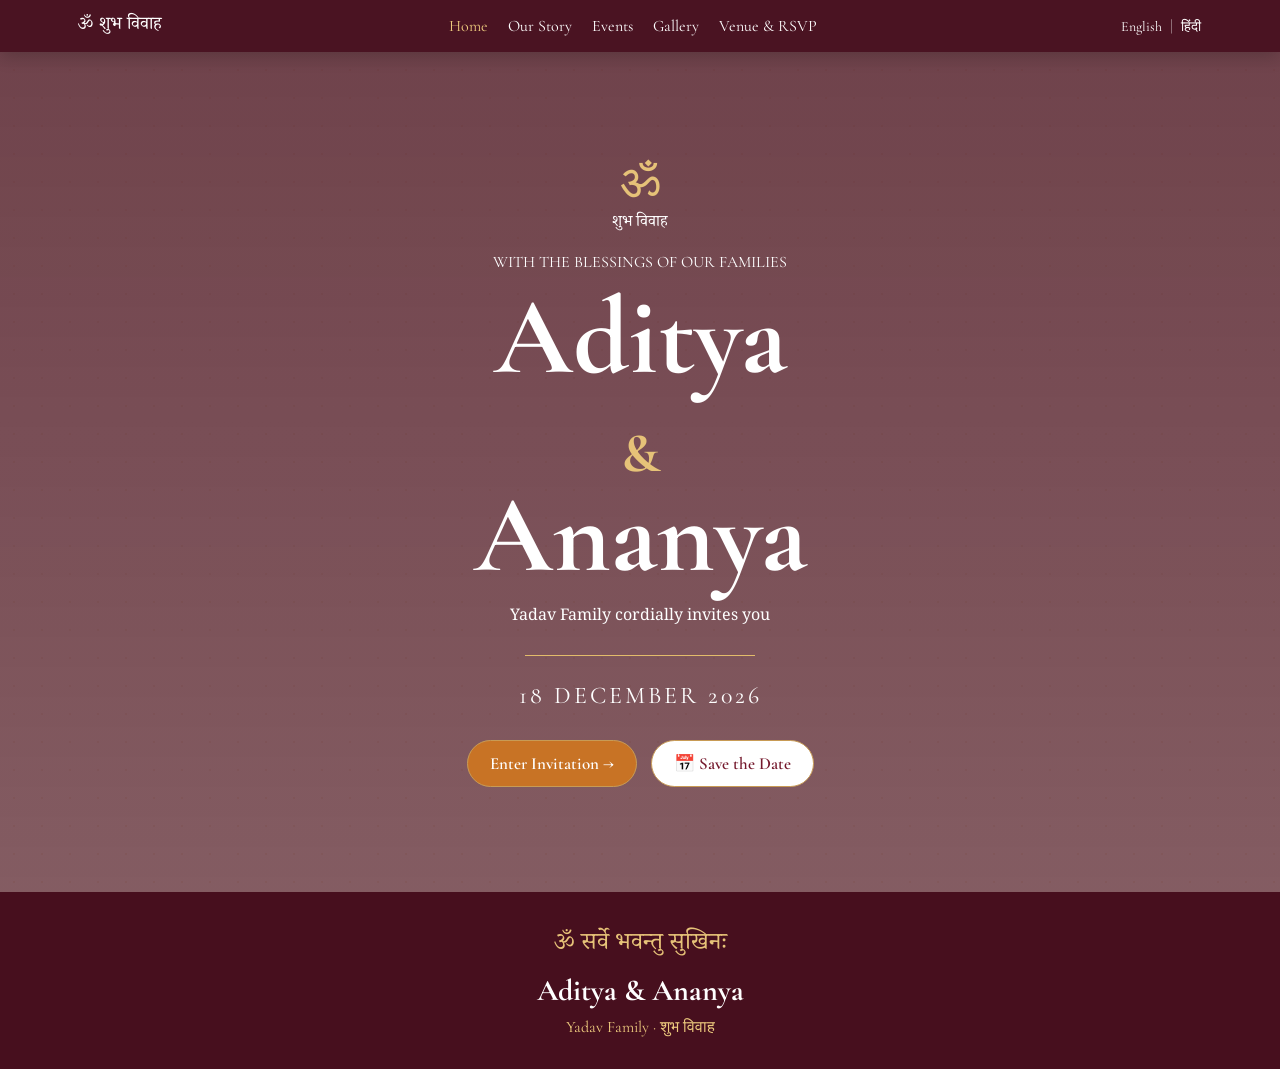
<file: index.html>
<!doctype html>
<html lang="en">
<head>
<meta charset="utf-8">
<meta name="viewport" content="width=device-width,initial-scale=1">
<title>Shubh Vivah | Aditya & Ananya</title>
<link rel="stylesheet" href="style.css">
</head>

<body>

<nav>
  <div class="brand">ॐ शुभ विवाह</div>

  <button class="menu" onclick="document.querySelector('.links').classList.toggle('open')">☰</button>

  <div class="links">
    <a href="index.html" class="active" data-en="Home" data-hi="मुख्य पृष्ठ">Home</a>
    <a href="story.html" data-en="Our Story" data-hi="हमारी कहानी">Our Story</a>
    <a href="events.html" data-en="Events" data-hi="कार्यक्रम">Events</a>
    <a href="gallery.html" data-en="Gallery" data-hi="तस्वीरें">Gallery</a>
    <a href="venue.html" data-en="Venue & RSVP" data-hi="स्थान एवं आमंत्रण">Venue & RSVP</a>
  </div>

  <div class="language">
    <button onclick="setLanguage('en')">English</button>
    <span>|</span>
    <button onclick="setLanguage('hi')">हिंदी</button>
  </div>
</nav>

<main class="page hero">

  <div class="container">

    <div class="om">ॐ</div>

    <div class="dev" data-en="शुभ विवाह" data-hi="शुभ विवाह">
      शुभ विवाह
    </div>

    <p data-en="WITH THE BLESSINGS OF OUR FAMILIES"
       data-hi="अपने परिवारों के आशीर्वाद के साथ">
      WITH THE BLESSINGS OF OUR FAMILIES
    </p>

    <h1 class="title">
      Aditya<br>
      <span style="font-size:.5em;color:#e6c278">&</span><br>
      Ananya
    </h1>

    <div class="dev"
         data-en="Yadav Family cordially invites you"
         data-hi="यादव परिवार सादर आमंत्रित करता है">
      Yadav Family cordially invites you
    </div>

    <div class="orn"></div>

    <div class="date">
      <span data-en="18 DECEMBER 2026"
            data-hi="18 दिसंबर 2026">
        18 DECEMBER 2026
      </span>
    </div>

    <div style="margin-top:25px">

      <a class="btn primary"
         href="story.html"
         data-en="Enter Invitation →"
         data-hi="आमंत्रण में प्रवेश →">
        Enter Invitation →
      </a>

      <button class="btn outline"
              onclick="cal()"
              data-en="📅 Save the Date"
              data-hi="📅 तारीख सुरक्षित करें">
        📅 Save the Date
      </button>

    </div>

  </div>

</main>

<footer>

  <div class="dev">ॐ सर्वे भवन्तु सुखिनः</div>

  <h2>Aditya & Ananya</h2>

  <small
    data-en="Yadav Family · शुभ विवाह"
    data-hi="यादव परिवार · शुभ विवाह">
    Yadav Family · शुभ विवाह
  </small>

</footer>

<div class="modal" id="modal" onclick="closeModal()">

  <div class="modalbox" onclick="event.stopPropagation()">
    <button class="close" onclick="closeModal()">×</button>
    <img id="modalImg">
  </div>

</div>

<script>

function setLanguage(lang){

  document.querySelectorAll("[data-en]").forEach(function(element){

    element.textContent =
      lang === "hi"
      ? element.getAttribute("data-hi")
      : element.getAttribute("data-en");

  });

  localStorage.setItem("weddingLanguage", lang);
}

function loadLanguage(){

  const lang = localStorage.getItem("weddingLanguage") || "en";

  setLanguage(lang);

}

function cal(){

  let u =
  "https://calendar.google.com/calendar/render?action=TEMPLATE&text=Aditya%20%26%20Ananya%20Wedding&dates=20261218T190000/20261218T230000&location=Shagun%20Banquet%2C%20Ghaziabad";

  open(u,"_blank");

}

function closeModal(){

  document.getElementById("modal").classList.remove("open");

}

loadLanguage();

</script>

</body>
</html>
</file>
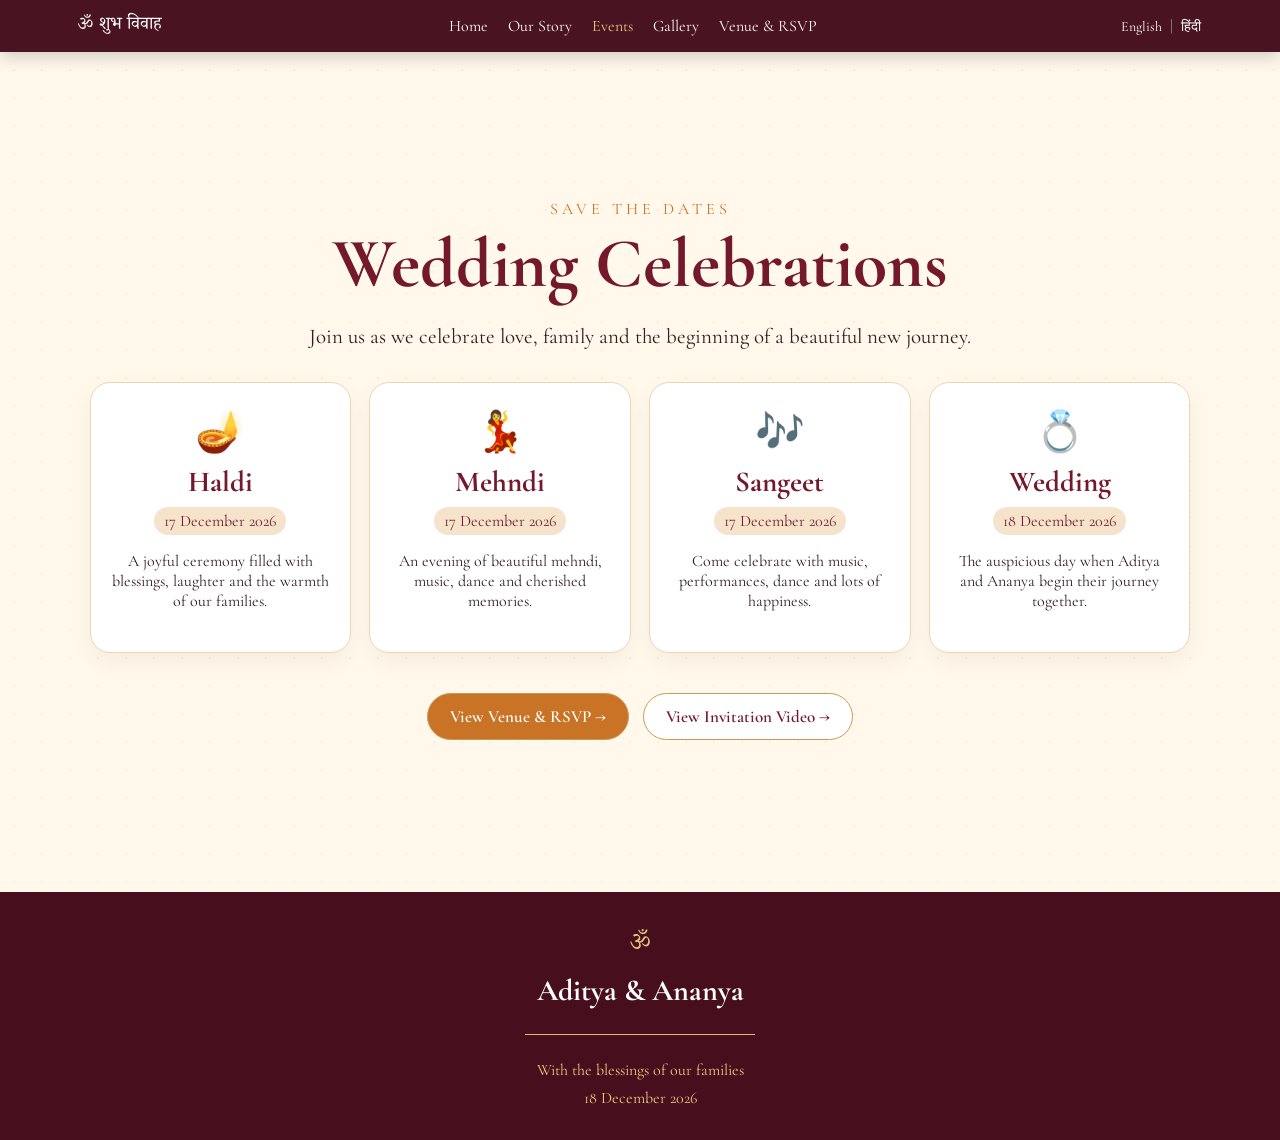
<file: events.html>
<!doctype html>
<html lang="en">
<head>
<meta charset="utf-8">
<meta name="viewport" content="width=device-width,initial-scale=1">
<title>Wedding Events | Aditya & Ananya</title>
<link rel="stylesheet" href="style.css">
</head>

<body>

<nav>
  <div class="brand">ॐ शुभ विवाह</div>

  <button class="menu" onclick="document.querySelector('.links').classList.toggle('open')">☰</button>

  <div class="links">
    <a href="index.html" data-en="Home" data-hi="मुख्य पृष्ठ">Home</a>
    <a href="story.html" data-en="Our Story" data-hi="हमारी कहानी">Our Story</a>
    <a href="events.html" class="active" data-en="Events" data-hi="कार्यक्रम">Events</a>
    <a href="gallery.html" data-en="Gallery" data-hi="तस्वीरें">Gallery</a>
    <a href="venue.html" data-en="Venue & RSVP" data-hi="स्थान एवं आमंत्रण">Venue & RSVP</a>
  </div>

  <div class="language">
    <button onclick="setLanguage('en')">English</button>
    <span>|</span>
    <button onclick="setLanguage('hi')">हिंदी</button>
  </div>
</nav>

<main class="page">

  <div class="container">

    <div class="kicker"
         data-en="Save the dates"
         data-hi="तिथियां सुरक्षित रखें">
      Save the dates
    </div>

    <h1 class="title"
        data-en="Wedding Celebrations"
        data-hi="विवाह समारोह">
      Wedding Celebrations
    </h1>

    <p class="sub"
       data-en="Join us as we celebrate love, family and the beginning of a beautiful new journey."
       data-hi="हमारे साथ प्रेम, परिवार और एक खूबसूरत नई शुरुआत का उत्सव मनाएं।">
      Join us as we celebrate love, family and the beginning of a beautiful new journey.
    </p>

    <div class="cards">

      <div class="card">
        <div class="icon">🪔</div>

        <h3 data-en="Haldi" data-hi="हल्दी">
          Haldi
        </h3>

        <div class="tag"
             data-en="17 December 2026"
             data-hi="17 दिसंबर 2026">
          17 December 2026
        </div>

        <p data-en="A joyful ceremony filled with blessings, laughter and the warmth of our families."
           data-hi="आशीर्वाद, हंसी-खुशी और परिवार के प्यार से भरी एक आनंदमय रस्म।">
          A joyful ceremony filled with blessings, laughter and the warmth of our families.
        </p>
      </div>

      <div class="card">
        <div class="icon">💃</div>

        <h3 data-en="Mehndi" data-hi="मेहंदी">
          Mehndi
        </h3>

        <div class="tag"
             data-en="17 December 2026"
             data-hi="17 दिसंबर 2026">
          17 December 2026
        </div>

        <p data-en="An evening of beautiful mehndi, music, dance and cherished memories."
           data-hi="सुंदर मेहंदी, संगीत, नृत्य और यादगार पलों से सजी एक खूबसूरत शाम।">
          An evening of beautiful mehndi, music, dance and cherished memories.
        </p>
      </div>

      <div class="card">
        <div class="icon">🎶</div>

        <h3 data-en="Sangeet" data-hi="संगीत">
          Sangeet
        </h3>

        <div class="tag"
             data-en="17 December 2026"
             data-hi="17 दिसंबर 2026">
          17 December 2026
        </div>

        <p data-en="Come celebrate with music, performances, dance and lots of happiness."
           data-hi="संगीत, प्रस्तुतियों, नृत्य और ढेर सारी खुशियों के साथ हमारे साथ जश्न मनाएं।">
          Come celebrate with music, performances, dance and lots of happiness.
        </p>
      </div>

      <div class="card">
        <div class="icon">💍</div>

        <h3 data-en="Wedding" data-hi="विवाह">
          Wedding
        </h3>

        <div class="tag"
             data-en="18 December 2026"
             data-hi="18 दिसंबर 2026">
          18 December 2026
        </div>

        <p data-en="The auspicious day when Aditya and Ananya begin their journey together."
           data-hi="वह शुभ दिन जब आदित्य और अनन्या अपने जीवन की नई यात्रा साथ शुरू करेंगे।">
          The auspicious day when Aditya and Ananya begin their journey together.
        </p>
      </div>

    </div>

    <div style="margin-top:35px">

      <a class="btn primary"
         href="venue.html"
         data-en="View Venue & RSVP →"
         data-hi="स्थान एवं आमंत्रण देखें →">
        View Venue & RSVP →
      </a>

      <a class="btn outline"
         href="gallery.html"
         data-en="View Invitation Video →"
         data-hi="निमंत्रण वीडियो देखें →">
        View Invitation Video →
      </a>

    </div>

  </div>

</main>

<footer>

  <div class="dev">ॐ</div>

  <h2>Aditya & Ananya</h2>

  <div class="orn"></div>

  <small
    data-en="With the blessings of our families"
    data-hi="अपने परिवारों के आशीर्वाद के साथ">
    With the blessings of our families
  </small>

  <small
    data-en="18 December 2026"
    data-hi="18 दिसंबर 2026">
    18 December 2026
  </small>

</footer>

<script>

function setLanguage(lang){

  document.querySelectorAll("[data-en]").forEach(function(element){

    element.textContent =
      lang === "hi"
      ? element.getAttribute("data-hi")
      : element.getAttribute("data-en");

  });

  localStorage.setItem("weddingLanguage", lang);
}

function loadLanguage(){

  const lang = localStorage.getItem("weddingLanguage") || "en";

  setLanguage(lang);
}

loadLanguage();

</script>

</body>
</html>
</file>
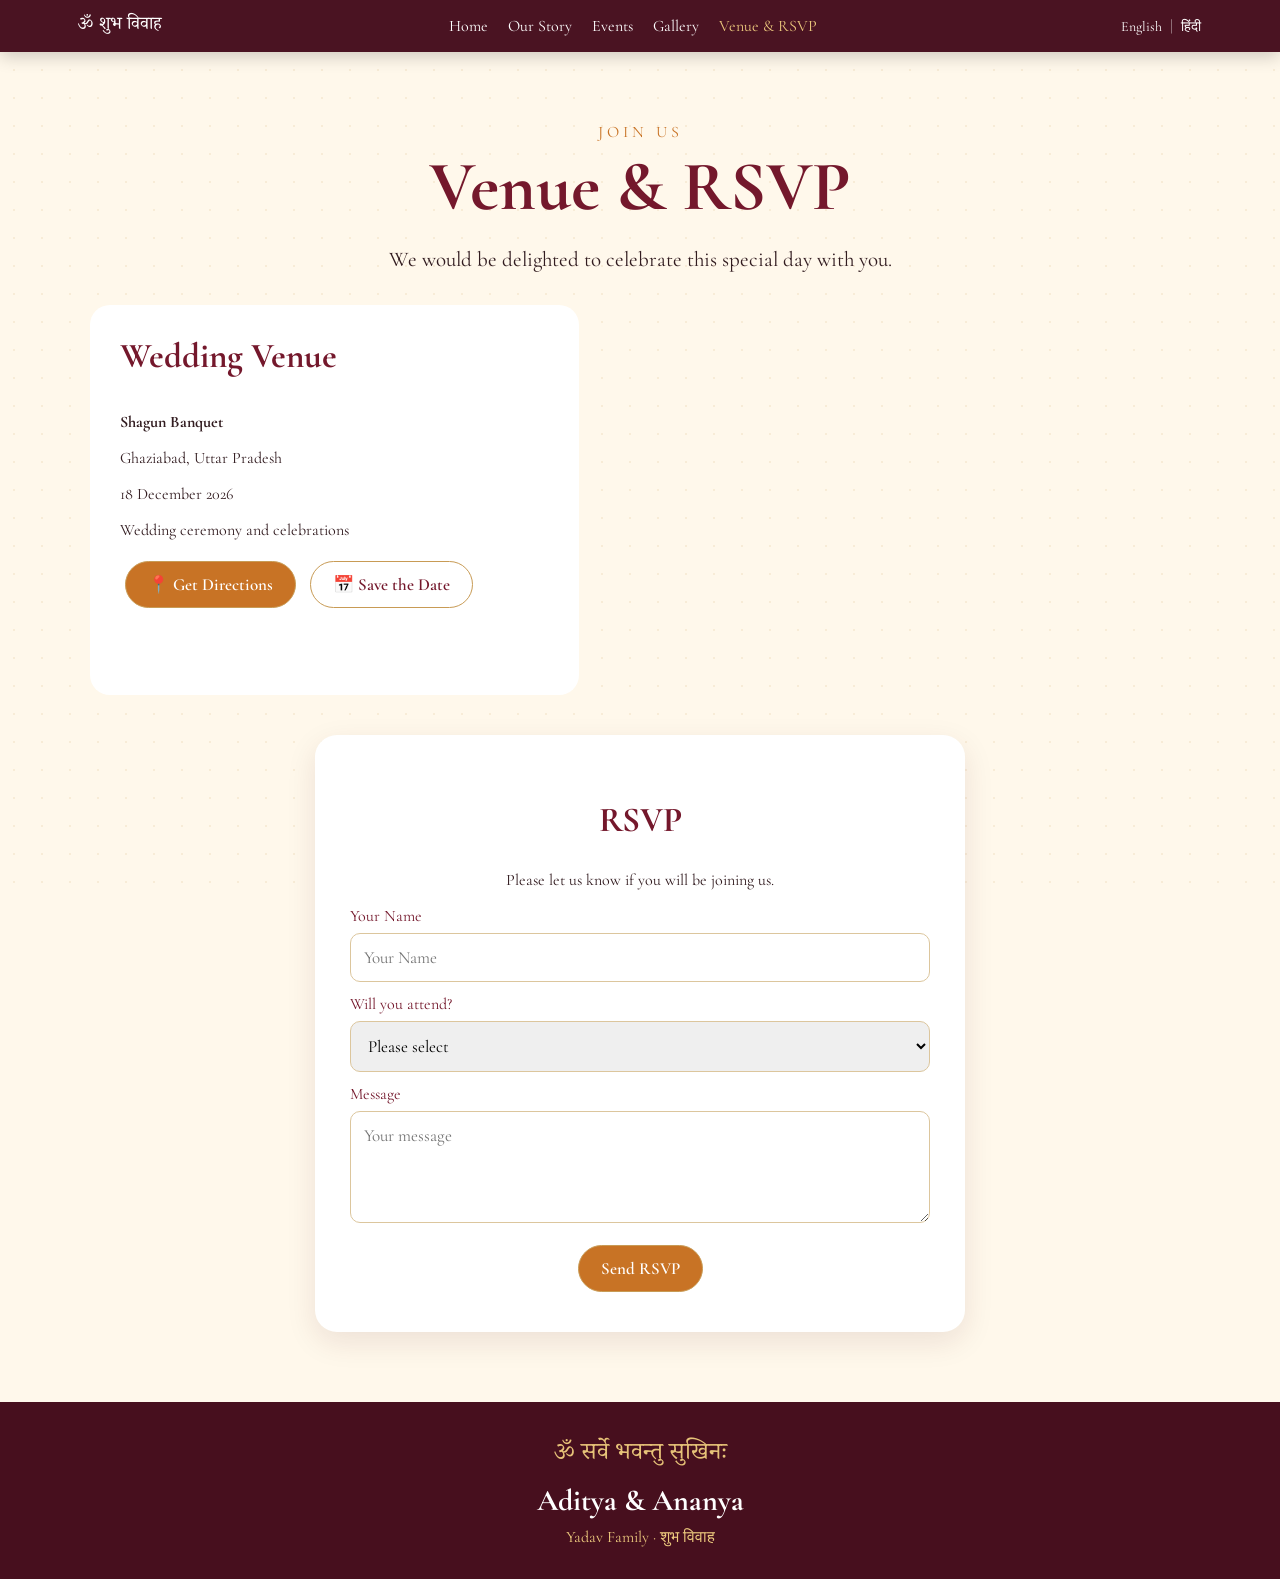
<file: venue.html>
<!doctype html>
<html lang="en">
<head>
<meta charset="utf-8">
<meta name="viewport" content="width=device-width,initial-scale=1">
<title>Venue & RSVP | Aditya & Ananya</title>
<link rel="stylesheet" href="style.css">
</head>

<body>

<nav>
  <div class="brand">ॐ शुभ विवाह</div>

  <button class="menu" onclick="document.querySelector('.links').classList.toggle('open')">☰</button>

  <div class="links">
    <a href="index.html" data-en="Home" data-hi="मुख्य पृष्ठ">Home</a>
    <a href="story.html" data-en="Our Story" data-hi="हमारी कहानी">Our Story</a>
    <a href="events.html" data-en="Events" data-hi="कार्यक्रम">Events</a>
    <a href="gallery.html" data-en="Gallery" data-hi="तस्वीरें">Gallery</a>
    <a href="venue.html" class="active" data-en="Venue & RSVP" data-hi="स्थान एवं आमंत्रण">Venue & RSVP</a>
  </div>

  <div class="language">
    <button onclick="setLanguage('en')">English</button>
    <span>|</span>
    <button onclick="setLanguage('hi')">हिंदी</button>
  </div>
</nav>

<main class="page">

  <div class="container">

    <div class="kicker"
         data-en="Join us"
         data-hi="हमारे साथ जुड़ें">
      Join us
    </div>

    <h1 class="title"
        data-en="Venue & RSVP"
        data-hi="स्थान एवं आमंत्रण">
      Venue & RSVP
    </h1>

    <p class="sub"
       data-en="We would be delighted to celebrate this special day with you."
       data-hi="हमें आपके साथ इस विशेष दिन को मनाकर बहुत खुशी होगी।">
      We would be delighted to celebrate this special day with you.
    </p>

    <div class="venuegrid">

      <div class="venuecard">

        <h3
          data-en="Wedding Venue"
          data-hi="विवाह स्थल">
          Wedding Venue
        </h3>

        <p>
          <strong
            data-en="Shagun Banquet"
            data-hi="शगुन बैंक्वेट">
            Shagun Banquet
          </strong>
        </p>

        <p
          data-en="Ghaziabad, Uttar Pradesh"
          data-hi="गाज़ियाबाद, उत्तर प्रदेश">
          Ghaziabad, Uttar Pradesh
        </p>

        <p
          data-en="18 December 2026"
          data-hi="18 दिसंबर 2026">
          18 December 2026
        </p>

        <p
          data-en="Wedding ceremony and celebrations"
          data-hi="विवाह समारोह एवं उत्सव">
          Wedding ceremony and celebrations
        </p>

        <a
          class="btn primary"
          href="https://www.google.com/maps/search/?api=1&query=Shagun+Banquet+Ghaziabad"
          target="_blank"
          rel="noopener"
          data-en="📍 Get Directions"
          data-hi="📍 रास्ता देखें">
          📍 Get Directions
        </a>

        <a
          class="btn outline"
          href="https://calendar.google.com/calendar/render?action=TEMPLATE&text=Aditya%20%26%20Ananya%20Wedding&dates=20261218T190000/20261218T230000&location=Shagun%20Banquet%2C%20Ghaziabad"
          target="_blank"
          rel="noopener"
          data-en="📅 Save the Date"
          data-hi="📅 तारीख सुरक्षित करें">
          📅 Save the Date
        </a>

      </div>

      <iframe
        class="map"
        src="https://www.google.com/maps?q=Shagun+Banquet+Ghaziabad&output=embed"
        loading="lazy"
        allowfullscreen>
      </iframe>

    </div>

    <div style="margin-top:40px">

      <div class="rsvp">

        <h2
          style="color:var(--maroon);font-size:35px"
          data-en="RSVP"
          data-hi="उपस्थिति की पुष्टि">
          RSVP
        </h2>

        <p
          data-en="Please let us know if you will be joining us."
          data-hi="कृपया हमें बताएं कि आप हमारे साथ शामिल होंगे या नहीं।">
          Please let us know if you will be joining us.
        </p>

        <form onsubmit="submitRSVP(event)">

          <label
            data-en="Your Name"
            data-hi="आपका नाम">
            Your Name
          </label>

          <input
            type="text"
            id="guestName"
            required
            placeholder="Your Name">

          <label
            data-en="Will you attend?"
            data-hi="क्या आप शामिल होंगे?">
            Will you attend?
          </label>

          <select id="attendance" required>

            <option value=""
                    data-en="Please select"
                    data-hi="कृपया चुनें">
              Please select
            </option>

            <option value="yes"
                    data-en="Yes, I will be there"
                    data-hi="हाँ, मैं अवश्य आऊँगा/आऊँगी">
              Yes, I will be there
            </option>

            <option value="no"
                    data-en="Sorry, I cannot attend"
                    data-hi="क्षमा करें, मैं शामिल नहीं हो पाऊँगा/पाऊँगी">
              Sorry, I cannot attend
            </option>

          </select>

          <label
            data-en="Message"
            data-hi="संदेश">
            Message
          </label>

          <textarea
            id="message"
            rows="4"
            placeholder="Your message"></textarea>

          <button
            type="submit"
            class="btn primary"
            data-en="Send RSVP"
            data-hi="RSVP भेजें">
            Send RSVP
          </button>

        </form>

      </div>

    </div>

  </div>

</main>

<footer>

  <div class="dev">ॐ सर्वे भवन्तु सुखिनः</div>

  <h2>Aditya & Ananya</h2>

  <small
    data-en="Yadav Family · शुभ विवाह"
    data-hi="यादव परिवार · शुभ विवाह">
    Yadav Family · शुभ विवाह
  </small>

</footer>

<script>

function setLanguage(lang){

  document.querySelectorAll("[data-en]").forEach(function(element){

    element.textContent =
      lang === "hi"
      ? element.getAttribute("data-hi")
      : element.getAttribute("data-en");

  });

  localStorage.setItem("weddingLanguage", lang);
}

function loadLanguage(){

  const lang = localStorage.getItem("weddingLanguage") || "en";

  setLanguage(lang);
}

function submitRSVP(event){

  event.preventDefault();

  const name = document.getElementById("guestName").value;
  const attendance = document.getElementById("attendance").value;
  const message = document.getElementById("message").value;

  const subject = encodeURIComponent(
    "Wedding RSVP - " + name
  );

  const body = encodeURIComponent(
    "Name: " + name +
    "\nAttendance: " + attendance +
    "\nMessage: " + message
  );

  window.location.href =
    "mailto:?subject=" + subject + "&body=" + body;
}

loadLanguage();

</script>

</body>
</html>
</file>
<file: style.css>
@import url("https://fonts.googleapis.com/css2?family=Cormorant+Garamond:wght@400;500;600;700&family=Noto+Serif+Devanagari:wght@400;500;600;700&display=swap");

:root{
  --maroon:#74182c;
  --deep:#470f1e;
  --gold:#c89b55;
  --saffron:#c87325;
  --cream:#fff8eb;
  --ink:#321c20;
}

*{
  box-sizing:border-box;
}

html{
  scroll-behavior:smooth;
}

body{
  margin:0;
  background:var(--cream);
  color:var(--ink);
  font-family:"Cormorant Garamond",serif;
  overflow-x:hidden;
}

body:before{
  content:"";
  position:fixed;
  inset:0;
  pointer-events:none;
  opacity:.13;
  background-image:radial-gradient(#c89b55 1px,transparent 1px);
  background-size:28px 28px;
  z-index:-1;
}

/* =========================
   NAVIGATION
========================= */

nav{
  position:sticky;
  top:0;
  z-index:20;
  background:rgba(71,15,30,.98);
  padding:12px 6%;
  display:flex;
  align-items:center;
  justify-content:space-between;
  color:#fff;
  box-shadow:0 4px 18px #0003;
}

.brand{
  font-family:"Noto Serif Devanagari";
  font-size:18px;
  white-space:nowrap;
}

.links{
  display:flex;
  gap:20px;
}

.links a{
  color:#fff;
  text-decoration:none;
  white-space:nowrap;
}

.links a.active,
.links a:hover{
  color:#edca7e;
}

.menu{
  display:none;
  background:none;
  border:0;
  color:white;
  font-size:25px;
  cursor:pointer;
}

/* Language switch */

.language{
  display:flex;
  align-items:center;
  gap:6px;
  margin-left:15px;
  white-space:nowrap;
}

.language button{
  background:none;
  border:none;
  color:inherit;
  font-family:inherit;
  font-size:14px;
  cursor:pointer;
  padding:4px 2px;
}

.language button:hover{
  color:#edca7e;
  text-decoration:underline;
}

.language span{
  opacity:.6;
}

/* =========================
   PAGES
========================= */

.page{
  min-height:calc(100vh - 60px);
  padding:70px 7%;
  display:flex;
  align-items:center;
  justify-content:center;
}

.container{
  width:100%;
  max-width:1120px;
  text-align:center;
}

.kicker{
  color:var(--saffron);
  letter-spacing:4px;
  text-transform:uppercase;
}

.title{
  font-size:clamp(45px,6vw,70px);
  color:var(--maroon);
  margin:8px 0 20px;
  line-height:1.05;
}

.sub{
  font-size:21px;
  line-height:1.5;
  max-width:700px;
  margin:0 auto 30px;
}

/* =========================
   BUTTONS
========================= */

.btn{
  display:inline-flex;
  align-items:center;
  justify-content:center;
  min-height:46px;
  padding:12px 22px;
  border-radius:30px;
  border:1px solid var(--gold);
  text-decoration:none;
  font-weight:600;
  font-size:17px;
  margin:5px;
  cursor:pointer;
  font-family:inherit;
  text-align:center;
}

.primary{
  background:var(--saffron);
  color:#fff;
}

.outline{
  color:var(--maroon);
  background:#fff;
}

/* =========================
   HERO
========================= */

.hero{
  min-height:calc(100vh - 60px);
  background:
    linear-gradient(#470f1ec7,#470f1eab),
    url("https://images.unsplash.com/photo-1519741497674-611481863552?auto=format&fit=crop&w=1800&q=85")
    center/cover;
  color:#fff;
}

.hero .title{
  color:#fff;
  font-size:clamp(58px,10vw,110px);
  line-height:.9;
}

.om{
  font-size:48px;
  color:#e6c278;
}

.dev{
  font-family:"Noto Serif Devanagari";
}

.date{
  font-size:24px;
  letter-spacing:3px;
}

.orn{
  width:230px;
  height:1px;
  background:#e3bc6b;
  margin:25px auto;
}

/* =========================
   STORY
========================= */

.grid2{
  display:grid;
  grid-template-columns:1fr 1fr;
  gap:35px;
  align-items:center;
}

.photo{
  border:9px solid white;
  box-shadow:0 12px 35px #4b102033;
}

.photo img{
  display:block;
  width:100%;
  height:500px;
  object-fit:cover;
}

.copy{
  text-align:left;
  font-size:20px;
  line-height:1.55;
}

.quote{
  border-left:3px solid var(--gold);
  padding-left:18px;
  font-style:italic;
}

/* =========================
   EVENT CARDS
========================= */

.cards{
  display:grid;
  grid-template-columns:repeat(4,1fr);
  gap:18px;
}

.card{
  background:#fff;
  border:1px solid #ead6b1;
  border-radius:20px;
  padding:25px 16px;
  box-shadow:0 8px 25px #4b10200d;
}

.icon{
  font-size:40px;
}

.card h3{
  font-size:29px;
  color:var(--maroon);
  margin:8px;
}

.tag{
  display:inline-block;
  background:#f5e4cb;
  color:var(--maroon);
  border-radius:20px;
  padding:4px 10px;
}

/* =========================
   GALLERY
========================= */

.gallery{
  display:grid;
  grid-template-columns:repeat(3,1fr);
  gap:15px;
}

.gallery img{
  width:100%;
  height:250px;
  object-fit:cover;
  border-radius:14px;
  cursor:pointer;
}

.video{
  margin:30px auto 0;
  max-width:780px;
  min-height:280px;
  border-radius:20px;
  background:
    url("https://images.unsplash.com/photo-1511285560929-80b456fea0bc?auto=format&fit=crop&w=1200&q=85")
    center/cover;
  display:flex;
  align-items:center;
  justify-content:center;
  position:relative;
}

.play{
  border:0;
  border-radius:50%;
  width:80px;
  height:80px;
  background:#fffd;
  color:var(--maroon);
  font-size:28px;
  cursor:pointer;
}

.video span{
  position:absolute;
  bottom:18px;
  left:20px;
  color:#fff;
  font-size:20px;
  text-shadow:0 2px 5px #000;
}

/* =========================
   VENUE
========================= */

.venuegrid{
  display:grid;
  grid-template-columns:1fr 1.2fr;
  gap:25px;
}

.venuecard{
  background:#fff;
  padding:30px;
  border-radius:20px;
  text-align:left;
}

.venuecard h3{
  color:var(--maroon);
  font-size:35px;
  margin-top:0;
}

.map{
  width:100%;
  height:390px;
  border:0;
  border-radius:20px;
}

/* =========================
   RSVP
========================= */

.rsvp{
  max-width:650px;
  margin:auto;
  background:#fff;
  padding:35px;
  border-radius:22px;
  box-shadow:0 10px 30px #4b10201a;
}

.rsvp input,
.rsvp textarea,
.rsvp select{
  width:100%;
  padding:13px;
  margin:7px 0 12px;
  border:1px solid #dcc69d;
  border-radius:10px;
  font-family:inherit;
  font-size:17px;
}

.rsvp label{
  text-align:left;
  display:block;
  color:var(--maroon);
}

/* =========================
   CLEAN FOOTER
========================= */

footer{
  background:var(--deep);
  color:#fff;
  text-align:center;
  padding:35px 20px 32px;
  margin-top:0;
}

footer .dev{
  color:#e6c278;
  font-size:24px;
  margin-bottom:8px;
}

footer h2{
  margin:5px 0;
  font-size:30px;
  color:#fff;
}

footer small{
  display:block;
  margin-top:8px;
  color:#edca7e;
  font-size:16px;
}

/* Hide unused old modal */
.modal{
  display:none !important;
}

/* =========================
   TABLET
========================= */

@media(max-width:900px){

  nav{
    padding:12px 20px;
  }

  .links{
    gap:12px;
  }

  .cards{
    grid-template-columns:1fr 1fr;
  }

  .grid2,
  .venuegrid{
    grid-template-columns:1fr;
  }

  .photo img{
    height:400px;
  }

}

/* =========================
   PHONE
========================= */

@media(max-width:700px){

  nav{
    min-height:58px;
    padding:10px 16px;
    flex-wrap:wrap;
  }

  .brand{
    font-size:16px;
  }

  .menu{
    display:block;
    order:2;
  }

  .links{
    display:none;
    position:absolute;
    top:58px;
    left:0;
    right:0;
    background:var(--deep);
    padding:18px 20px 22px;
    flex-direction:column;
    gap:14px;
    text-align:center;
    box-shadow:0 8px 18px #0004;
  }

  .links.open{
    display:flex;
  }

  .links a{
    font-size:18px;
    padding:5px;
  }

  .language{
    margin:8px auto 0;
    width:100%;
    justify-content:center;
    order:3;
    padding-top:4px;
  }

  .language button{
    font-size:15px;
  }

  .page{
    min-height:auto;
    padding:55px 16px 45px;
  }

  .container{
    width:100%;
  }

  .kicker{
    font-size:14px;
    letter-spacing:2px;
  }

  .title{
    font-size:clamp(38px,11vw,55px);
    margin:8px 0 18px;
  }

  .sub{
    font-size:18px;
    line-height:1.45;
    margin-bottom:25px;
  }

  .hero{
    min-height:calc(100vh - 90px);
    padding:45px 16px;
  }

  .hero .title{
    font-size:clamp(55px,17vw,78px);
    line-height:.92;
  }

  .om{
    font-size:40px;
  }

  .date{
    font-size:18px;
    letter-spacing:2px;
  }

  .orn{
    width:170px;
    margin:20px auto;
  }

  .btn{
    width:100%;
    max-width:330px;
    margin:6px auto;
    font-size:16px;
  }

  .grid2,
  .venuegrid{
    grid-template-columns:1fr;
    gap:25px;
  }

  .photo{
    border-width:6px;
  }

  .photo img{
    height:300px;
  }

  .copy{
    text-align:center;
    font-size:18px;
  }

  .quote{
    text-align:left;
  }

  .cards{
    grid-template-columns:1fr;
    gap:15px;
  }

  .card{
    padding:22px 18px;
  }

  .card h3{
    font-size:27px;
  }

  .gallery{
    grid-template-columns:1fr;
    gap:14px;
  }

  .gallery img{
    height:260px;
  }

  .video{
    min-height:220px;
    margin-top:25px;
    border-radius:16px;
  }

  .video span{
    font-size:17px;
    left:15px;
    bottom:14px;
  }

  .play{
    width:68px;
    height:68px;
  }

  .venuecard{
    padding:24px 20px;
    text-align:center;
  }

  .venuecard h3{
    font-size:30px;
  }

  .map{
    height:300px;
    border-radius:16px;
  }

  .rsvp{
    padding:25px 18px;
    border-radius:18px;
  }

  .rsvp input,
  .rsvp textarea,
  .rsvp select{
    font-size:16px;
  }

  footer{
    padding:30px 16px;
  }

  footer .dev{
    font-size:21px;
  }

  footer h2{
    font-size:26px;
  }

  footer small{
    font-size:15px;
  }

}

/* =========================
   SMALL PHONE
========================= */

@media(max-width:380px){

  .brand{
    font-size:15px;
  }

  .hero .title{
    font-size:52px;
  }

  .date{
    font-size:16px;
  }

  .page{
    padding-left:12px;
    padding-right:12px;
  }

  .photo img{
    height:260px;
  }

  .gallery img{
    height:230px;
  }

  footer{
    padding-left:12px;
    padding-right:12px;
  }

}
</file>
